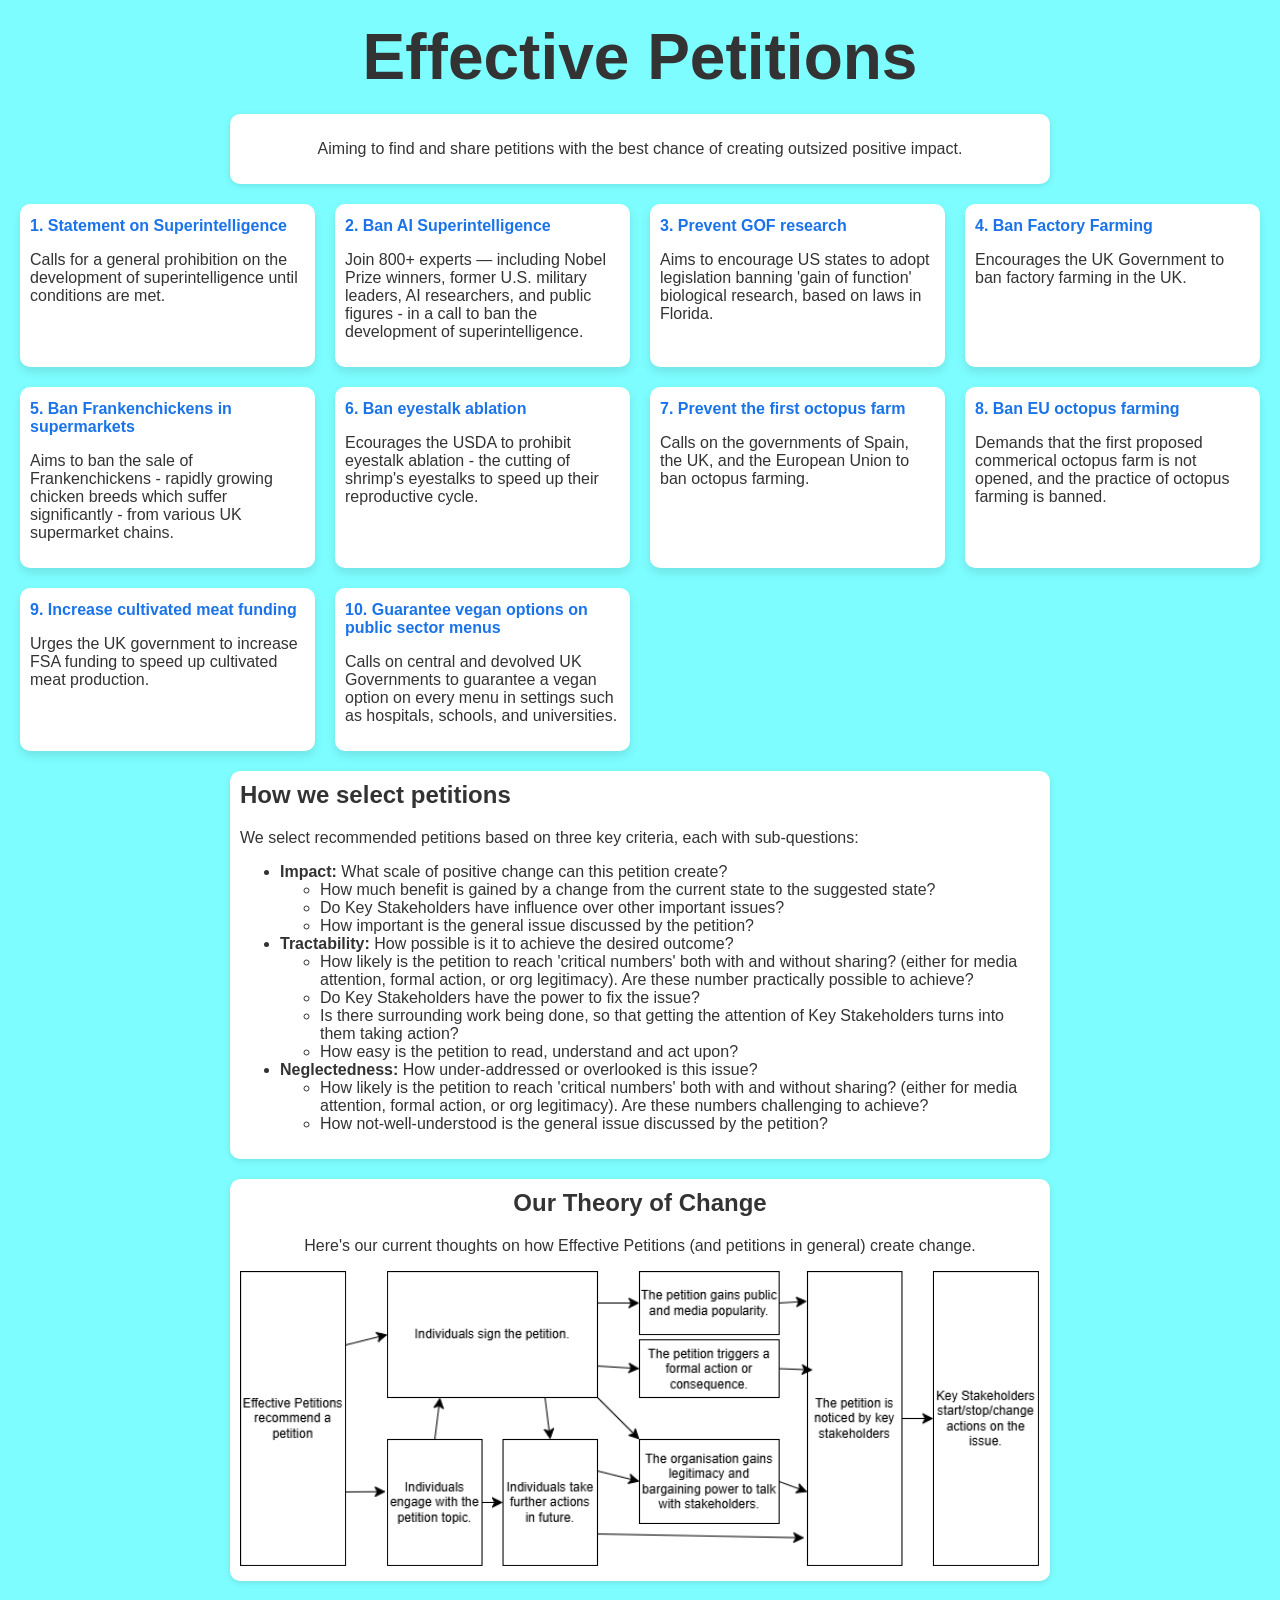
<file: index.html>
<!DOCTYPE html>
<html lang="en">
<head>
  <meta charset="UTF-8">
  <meta name="viewport" content="width=device-width, initial-scale=1.0">
  <title>Effective Petitions</title>
  <style>
    body {
      font-family: Arial, sans-serif;
      margin: 20px;
      background-color: #7dfdff;
      color: #333;
    }

    h1 {
      text-align: center;
      font-size: 5vw;
      margin-top: 20px;
      margin-bottom: 20px;
    }

    .link-boxes {
      display: grid;
      grid-template-columns: repeat(auto-fit, minmax(250px, 1fr));
      gap: 20px;
      margin-bottom: 20px;
    }

    .link-box {
      background-color: white;
      padding: 10px;
      border-radius: 10px;
      box-shadow: 0 5px 10px rgba(0,0,0,0.1);
    }

    .link-box a {
      display: block;
      font-weight: bold;
      text-decoration: none;
      margin-top: 3px;
      color: #1a73e8;
    }

    .text-box {
      background-color: white;
      padding: 10px;
      border-radius: 10px;
      box-shadow: 0 2px 6px rgba(0,0,0,0.1);
      max-width: 800px;
      margin: 0 auto;
      margin-bottom: 20px;
      text-align: center;
    }

    .text-box h2 {
        margin-top: 0;
    }

    .bullet-box {
      background-color: white;
      padding: 10px;
      border-radius: 10px;
      box-shadow: 0 2px 6px rgba(0,0,0,0.1);
      max-width: 800px;
      margin: 0 auto;
      margin-bottom: 20px;
    }

    .bullet-box h2 {
        margin-top: 0;
    }
  </style>
</head>
<body>

  <h1>Effective Petitions</h1>

  <div class="text-box">
    <p>Aiming to find and share petitions with the best chance of creating outsized positive impact.</p>
  </div>

  <div class="link-boxes">
    <div class="link-box">
      <a href="https://superintelligence-statement.org/">1. Statement on Superintelligence</a>
      <p>Calls for a general prohibition on the development of superintelligence until conditions are met.</p>
    </div>
    <div class="link-box">
      <a href="https://www.change.org/p/stand-with-nobel-laureates-and-ex-military-calling-to-ban-ai-superintelligence">2. Ban AI Superintelligence</a>
      <p>Join 800+ experts — including Nobel Prize winners, former U.S. military leaders, AI researchers, and public figures - in  a call to ban the development of superintelligence.</p>
    </div>
    <div class="link-box">
      <a href="https://www.change.org/p/states-should-prohibit-research-that-creates-enhanced-potential-pandemic-pathogens-c2dec6d1-537a-4861-a37a-d3dee7a35ddc">3. Prevent GOF research</a>
      <p>Aims to encourage US states to adopt legislation banning 'gain of function' biological research, based on laws in Florida.</p>
    </div>
    <div class="link-box">
      <a href="https://opencages.org/petitions/ban-factory-farming/">4. Ban Factory Farming</a>
      <p>Encourages the UK Government to ban factory farming in the UK.</p>
    </div>
    <div class="link-box">
      <a href="https://opencages.org/petitions/stop-the-sale-of-frankenchicken">5. Ban Frankenchickens in supermarkets</a>
      <p>Aims to ban the sale of Frankenchickens - rapidly growing chicken breeds which suffer significantly - from various UK supermarket chains.</p>
    </div>
    <div class="link-box">
      <a href="https://www.change.org/p/usda-ban-cruel-shrimp-eyestalk-ablation-amputation">6. Ban eyestalk ablation</a>
      <p>Ecourages the USDA to prohibit eyestalk ablation - the cutting of shrimp's eyestalks to speed up their reproductive cycle.</p>
    </div>
    <div class="link-box">
      <a href="https://action.eko.org/a/stop-the-world-s-first-octopus-farm-before-it-s-too-late-23">7. Prevent the first octopus farm</a>
      <p>Calls on the governments of Spain, the UK, and the European Union to ban octopus farming.</p>
    </div>
    <div class="link-box">
      <a href="https://action.wemove.eu/sign/2024-09-ban-octopus-farming-in-the-eu-petition-EN/">8. Ban EU octopus farming</a>
      <p>Demands that the first proposed commerical octopus farm is not opened, and the practice of octopus farming is banned.</p>
    </div>
    <div class="link-box">
      <a href="https://www.thepetitionsite.com/643/050/214/fast-track-funding-and-approval-for-lab-grown-meat-in-the-uk/">9. Increase cultivated meat funding</a>
      <p>Urges the UK government to increase FSA funding to speed up cultivated meat production.</p>
    </div>
    <div class="link-box">
      <a href="https://www.vegansociety.com/get-involved/campaigns/catering-everyone/sign-our-petition">10. Guarantee vegan options on public sector menus</a>
      <p>Calls on central and devolved UK Governments to guarantee a vegan option on every menu in settings such as hospitals, schools, and universities.</p>
    </div>
  </div>

  <div class="bullet-box">
    <h2>How we select petitions</h2>
    <p>
      We select recommended petitions based on three key criteria, each with sub-questions:
      <ul>
        <li><strong>Impact:</strong> What scale of positive change can this petition create?</li>
        <ul>
          <li>How much benefit is gained by a change from the current state to the suggested state?</li>
          <li>Do Key Stakeholders have influence over other important issues?</li>
          <li>How important is the general issue discussed by the petition?</li>    
        </ul>
        <li><strong>Tractability:</strong> How possible is it to achieve the desired outcome?</li>
        <ul>
          <li>How likely is the petition to reach 'critical numbers' both with and without sharing? (either for media attention, formal action, or org legitimacy). Are these number practically possible to achieve?
          <li>Do Key Stakeholders have the power to fix the issue?</li>
          <li>Is there surrounding work being done, so that getting the attention of Key Stakeholders turns into them taking action?</li>
          <li>How easy is the petition to read, understand and act upon?</li>
        </ul>
        <li><strong>Neglectedness:</strong> How under-addressed or overlooked is this issue?</li>
        <ul>
          <li>How likely is the petition to reach 'critical numbers' both with and without sharing? (either for media attention, formal action, or org legitimacy). Are these numbers challenging to achieve?</li>
          <li>How not-well-understood is the general issue discussed by the petition?</li>
        </ul>
      </ul>
    </p>
  </div>

  <div class="text-box">
    <h2>Our Theory of Change</h2>
    <p>Here's our current thoughts on how Effective Petitions (and petitions in general) create change.</p>
    <img src="EffPetTOC.png" alt="Theory of Change diagram" style="width:100%">
  </div>

</body>
</html>
</file>
